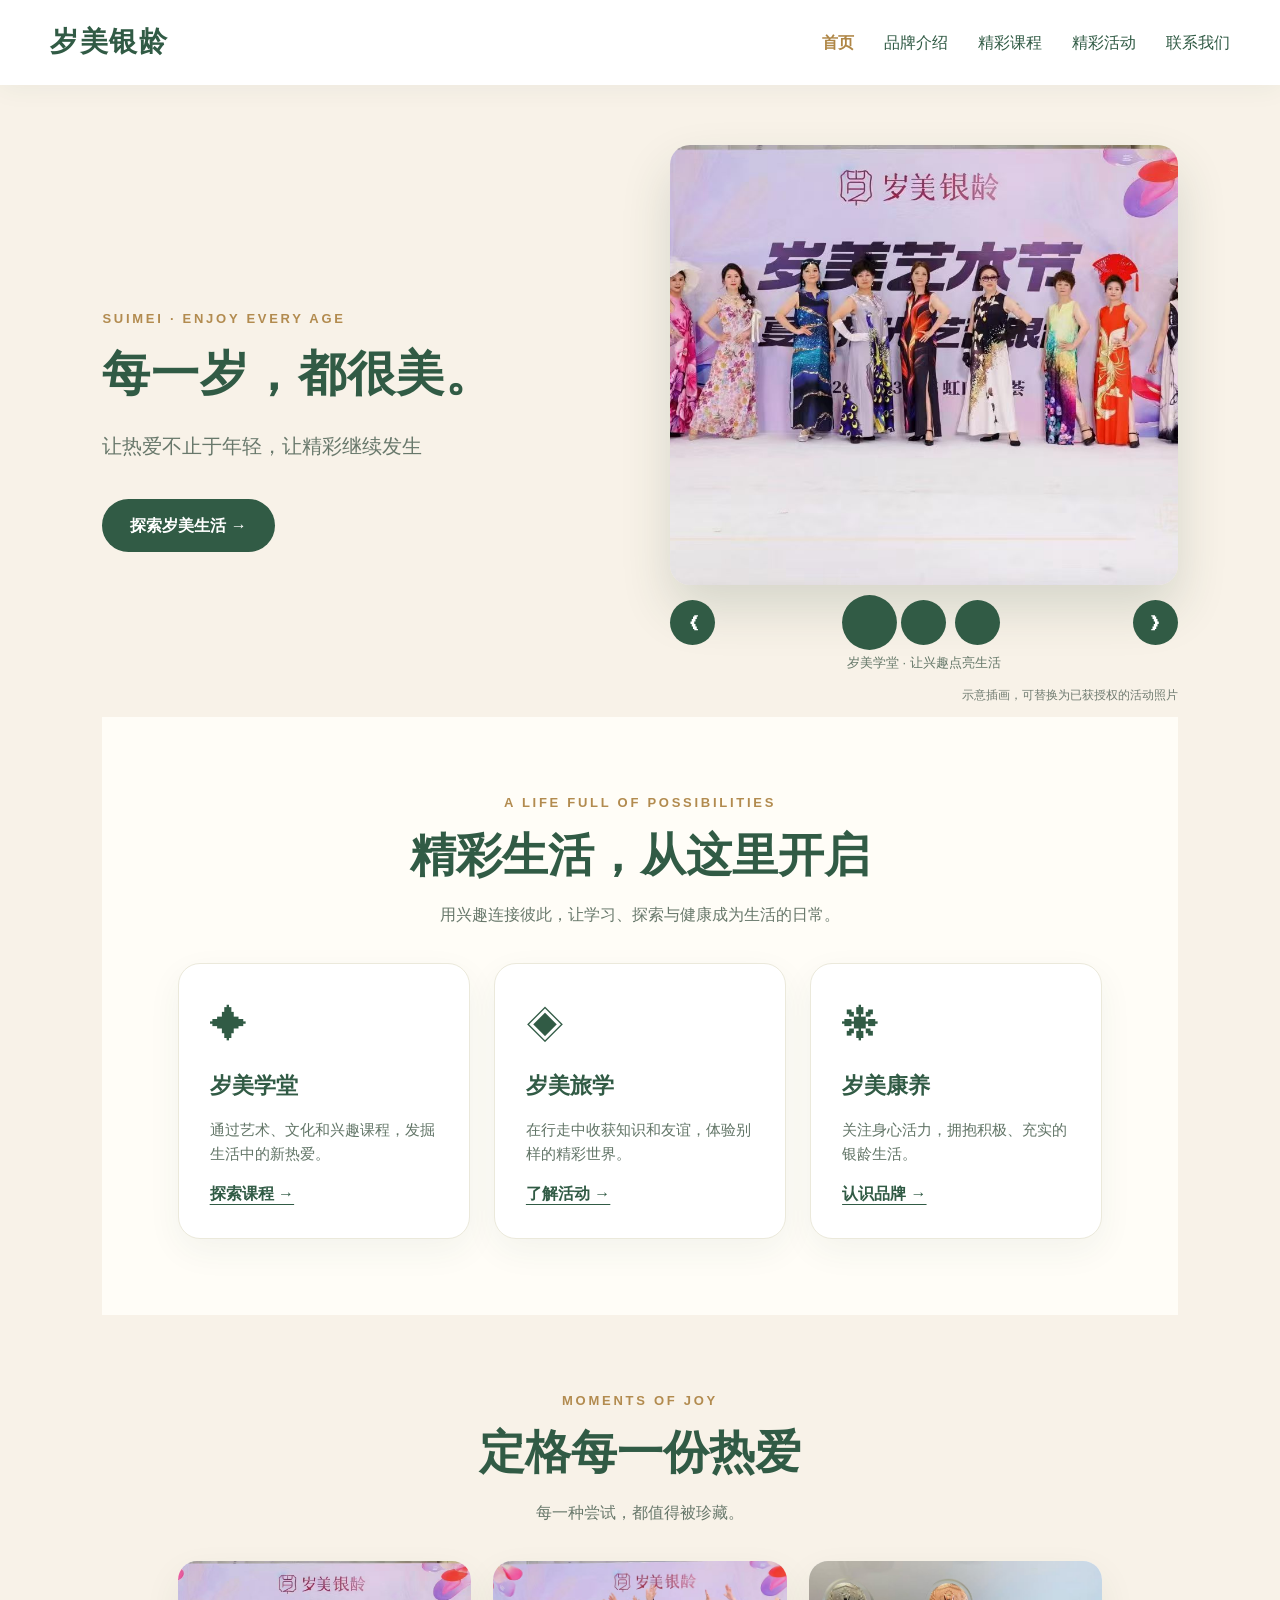
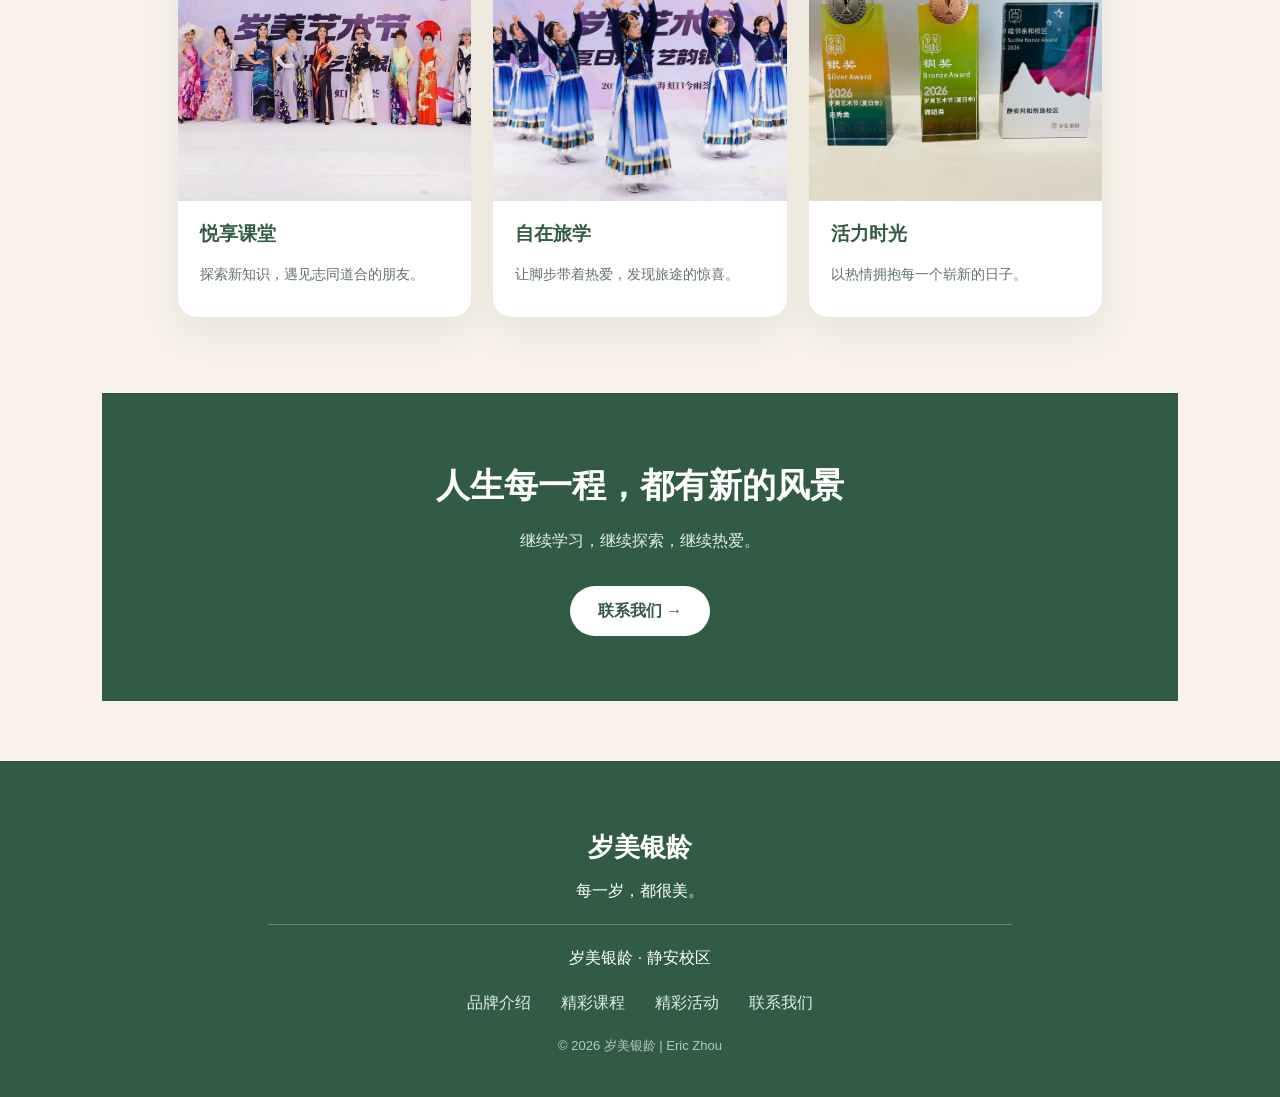
<file: index.html>
<!DOCTYPE html>
<html lang="zh-CN">
<head>
    <meta charset="UTF-8">
    <meta name="viewport" content="width=device-width, initial-scale=1.0">
    <link rel="stylesheet" href="style.css">
    <title>岁美银龄 | 每一岁都很美</title>
</head>
<body>
    
    <header>
        <h1>岁美银龄</h1>
        <nav>
            <a href="index.html" aria-current="page">首页</a>
            <a href="about.html">品牌介绍</a>
            <a href="courses.html">精彩课程</a>
            <a href="activities.html">精彩活动</a>
            <a href="contact.html">联系我们</a>
        </nav>
    </header>

    <main>
        <section class="hero">
            <div class="hero-text">
                <div class="eyebrow">SUIMEI · ENJOY EVERY AGE</div>
                <h2>每一岁，都很美。</h2>
                <p>让热爱不止于年轻，让精彩继续发生</p>
                <a href="about.html" class="hero-button">探索岁美生活 →</a>
            </div>
            
            <div class="hero-image">
                <img id="slideshow" src="images/suimei1.jpg" alt="岁美银龄精彩活动">
                <div class="slide-controls">
                    <button id="prevBtn" type="button" aria-label="上一张图片">❮</button>
                    <div class="slide-dots" id="slideDots" aria-label="图片切换"></div>
                    <button id="nextBtn" type="button" aria-label="下一张图片">❯</button>
                </div>
                <p class="slide-caption" id="slideCaption">岁美学堂 · 让兴趣点亮生活</p>
                <p class="illustration-note">示意插画，可替换为已获授权的活动照片</p>
            </div>

        </section>
        <section class="section section-alt" id="services">
            <div class="container">
                <div class="section-heading">
                    <div class="eyebrow">A LIFE FULL OF POSSIBILITIES</div>
                    <h2>精彩生活，从这里开启</h2>
                    <p>用兴趣连接彼此，让学习、探索与健康成为生活的日常。</p>
                </div>
                <div class="card-grid">
                    <article class="feature-card"><div class="card-icon">✦</div><h3>岁美学堂</h3><p>通过艺术、文化和兴趣课程，发掘生活中的新热爱。</p><a href="courses.html">探索课程 →</a></article>
                    <article class="feature-card"><div class="card-icon">◈</div><h3>岁美旅学</h3><p>在行走中收获知识和友谊，体验别样的精彩世界。</p><a href="activities.html">了解活动 →</a></article>
                    <article class="feature-card"><div class="card-icon">❋</div><h3>岁美康养</h3><p>关注身心活力，拥抱积极、充实的银龄生活。</p><a href="about.html">认识品牌 →</a></article>
                </div>
            </div>
        </section>
        <section class="section">
            <div class="container">
                <div class="section-heading"><div class="eyebrow">MOMENTS OF JOY</div><h2>定格每一份热爱</h2><p>每一种尝试，都值得被珍藏。</p></div>
                <div class="photo-grid">
                    <article class="photo-card"><img src="images/suimei1.jpg" alt="兴趣学习主题示意插画"><div class="photo-body"><h3>悦享课堂</h3><p>探索新知识，遇见志同道合的朋友。</p></div></article>
                    <article class="photo-card"><img src="images/suimei2.jpg" alt="旅学体验主题示意插画"><div class="photo-body"><h3>自在旅学</h3><p>让脚步带着热爱，发现旅途的惊喜。</p></div></article>
                    <article class="photo-card"><img src="images/suimei3.jpg" alt="健康生活主题示意插画"><div class="photo-body"><h3>活力时光</h3><p>以热情拥抱每一个崭新的日子。</p></div></article>
                </div>
            </div>
        </section>
        <section class="cta"><div class="container"><h2>人生每一程，都有新的风景</h2><p>继续学习，继续探索，继续热爱。</p><a href="contact.html">联系我们 →</a></div></section>
    </main>

    <footer>
        <h3>岁美银龄</h3>
        <p>每一岁，都很美。</p>
        <hr>
        <p>岁美银龄 · 静安校区</p>
        <div class="footer-links"><a href="about.html">品牌介绍</a><a href="courses.html">精彩课程</a><a href="activities.html">精彩活动</a><a href="contact.html">联系我们</a></div>
        <small>© 2026 岁美银龄 | Eric Zhou</small>
    </footer>
    
    <script src="script.js"></script>
</body>
</html>
</file>
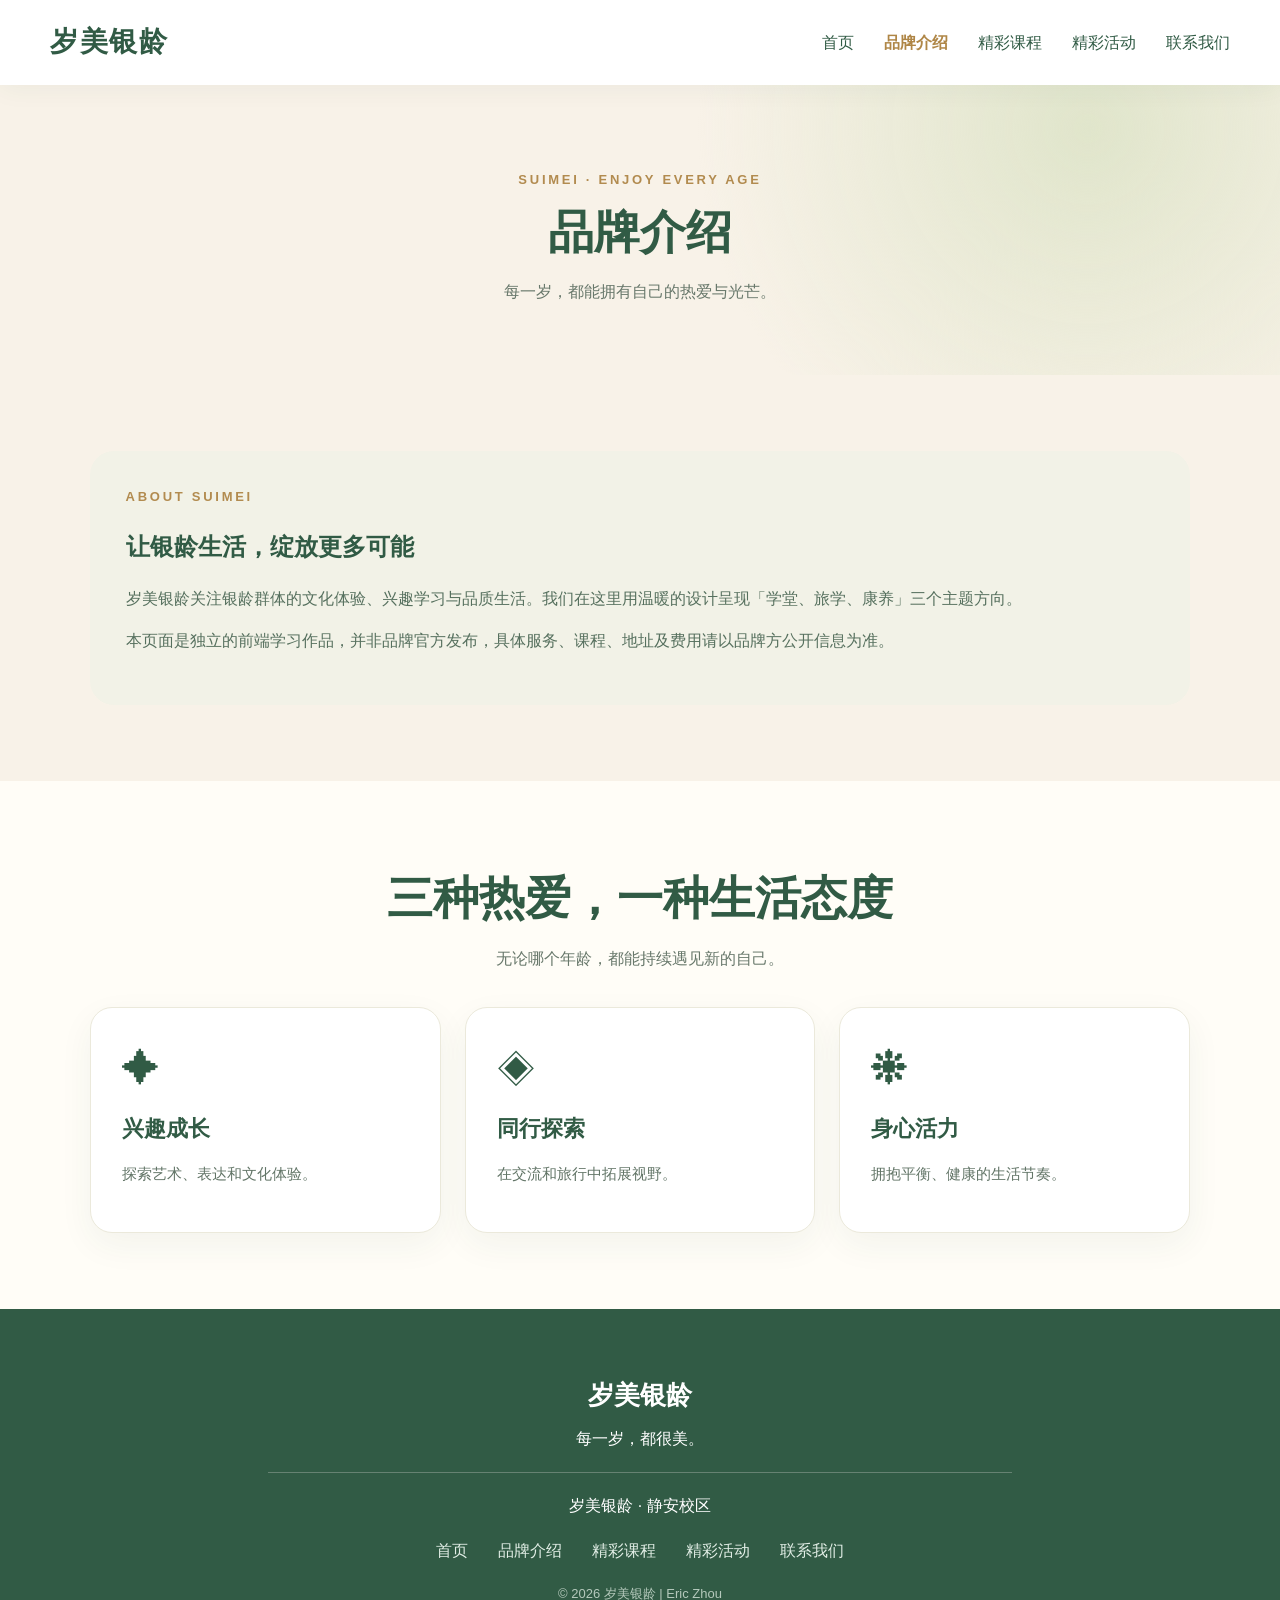
<file: about.html>
<!DOCTYPE html>
<html lang="zh-CN"><head><meta charset="UTF-8"><meta name="viewport" content="width=device-width, initial-scale=1.0"><meta name="description" content="岁美银龄非官方学习展示网页"><link rel="stylesheet" href="style.css"><title>品牌介绍 | 岁美银龄</title></head>
<body><header><h1>岁美银龄</h1><nav><a href="index.html">首页</a>
<a href="about.html" aria-current="page">品牌介绍</a>
<a href="courses.html">精彩课程</a>
<a href="activities.html">精彩活动</a>
<a href="contact.html">联系我们</a></nav></header><main style="padding:0"><section class="page-hero"><div class="container"><div class="eyebrow">SUIMEI · ENJOY EVERY AGE</div><h2>品牌介绍</h2><p>每一岁，都能拥有自己的热爱与光芒。</p></div></section><section class="section"><div class="container"><div class="story-box"><div class="eyebrow">ABOUT SUIMEI</div><h2>让银龄生活，绽放更多可能</h2><p>岁美银龄关注银龄群体的文化体验、兴趣学习与品质生活。我们在这里用温暖的设计呈现「学堂、旅学、康养」三个主题方向。</p><p>本页面是独立的前端学习作品，并非品牌官方发布，具体服务、课程、地址及费用请以品牌方公开信息为准。</p></div></div></section><section class="section section-alt"><div class="container"><div class="section-heading"><h2>三种热爱，一种生活态度</h2><p>无论哪个年龄，都能持续遇见新的自己。</p></div><div class="card-grid"><article class="feature-card"><div class="card-icon">✦</div><h3>兴趣成长</h3><p>探索艺术、表达和文化体验。</p></article><article class="feature-card"><div class="card-icon">◈</div><h3>同行探索</h3><p>在交流和旅行中拓展视野。</p></article><article class="feature-card"><div class="card-icon">❋</div><h3>身心活力</h3><p>拥抱平衡、健康的生活节奏。</p></article></div></div></section></main><footer><h3>岁美银龄</h3><p>每一岁，都很美。</p><hr><p>岁美银龄 · 静安校区</p><div class="footer-links"><a href="index.html">首页</a><a href="about.html">品牌介绍</a><a href="courses.html">精彩课程</a><a href="activities.html">精彩活动</a><a href="contact.html">联系我们</a></div><small>© 2026 岁美银龄 | Eric Zhou</small></footer><script src="script.js"></script></body></html>
</file>
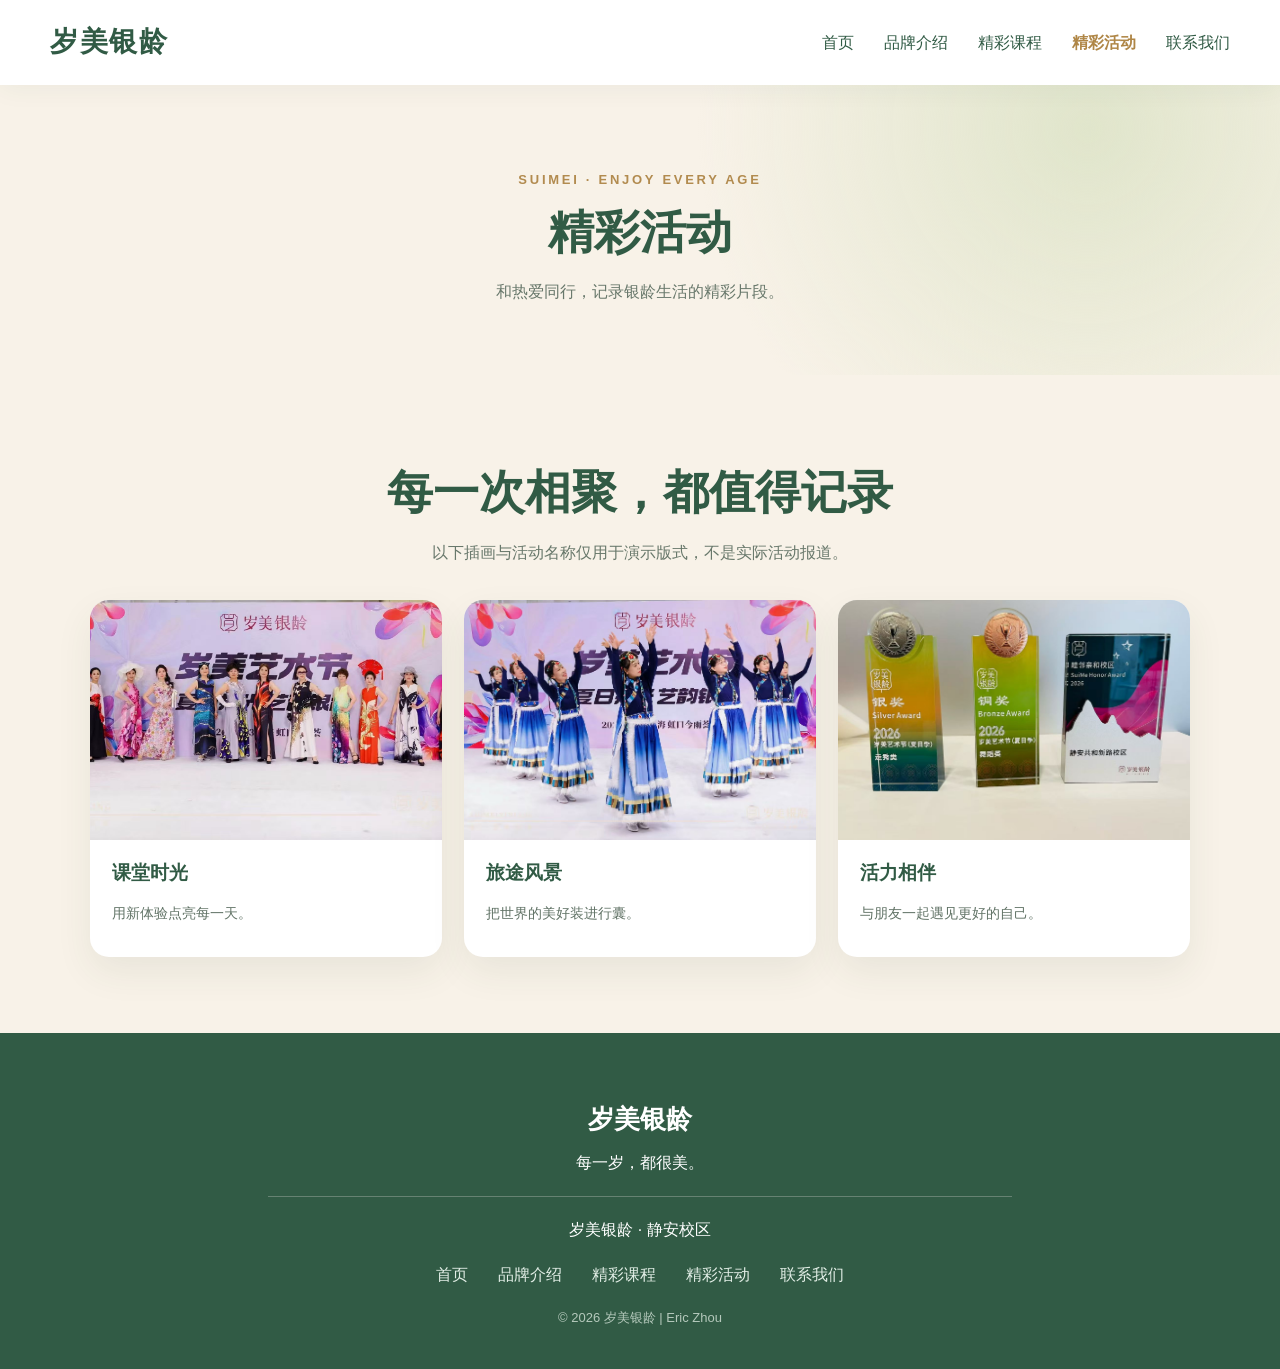
<file: activities.html>
<!DOCTYPE html>
<html lang="zh-CN"><head><meta charset="UTF-8"><meta name="viewport" content="width=device-width, initial-scale=1.0"><meta name="description" content="岁美银龄非官方学习展示网页"><link rel="stylesheet" href="style.css"><title>精彩活动 | 岁美银龄</title></head>
<body><header><h1>岁美银龄</h1><nav><a href="index.html">首页</a>
<a href="about.html">品牌介绍</a>
<a href="courses.html">精彩课程</a>
<a href="activities.html" aria-current="page">精彩活动</a>
<a href="contact.html">联系我们</a></nav></header><main style="padding:0"><section class="page-hero"><div class="container"><div class="eyebrow">SUIMEI · ENJOY EVERY AGE</div><h2>精彩活动</h2><p>和热爱同行，记录银龄生活的精彩片段。</p></div></section><section class="section"><div class="container"><div class="section-heading"><h2>每一次相聚，都值得记录</h2><p>以下插画与活动名称仅用于演示版式，不是实际活动报道。</p></div><div class="photo-grid"><article class="photo-card"><img src="images/suimei1.jpg" alt="课堂主题插画"><div class="photo-body"><h3>课堂时光</h3><p>用新体验点亮每一天。</p></div></article><article class="photo-card"><img src="images/suimei2.jpg" alt="旅行主题插画"><div class="photo-body"><h3>旅途风景</h3><p>把世界的美好装进行囊。</p></div></article><article class="photo-card"><img src="images/suimei3.jpg" alt="健康主题插画"><div class="photo-body"><h3>活力相伴</h3><p>与朋友一起遇见更好的自己。</p></div></article></div></div></section></main><footer><h3>岁美银龄</h3><p>每一岁，都很美。</p><hr><p>岁美银龄 · 静安校区</p><div class="footer-links"><a href="index.html">首页</a><a href="about.html">品牌介绍</a><a href="courses.html">精彩课程</a><a href="activities.html">精彩活动</a><a href="contact.html">联系我们</a></div><small>© 2026 岁美银龄 | Eric Zhou</small></footer><script src="script.js"></script></body></html>
</file>
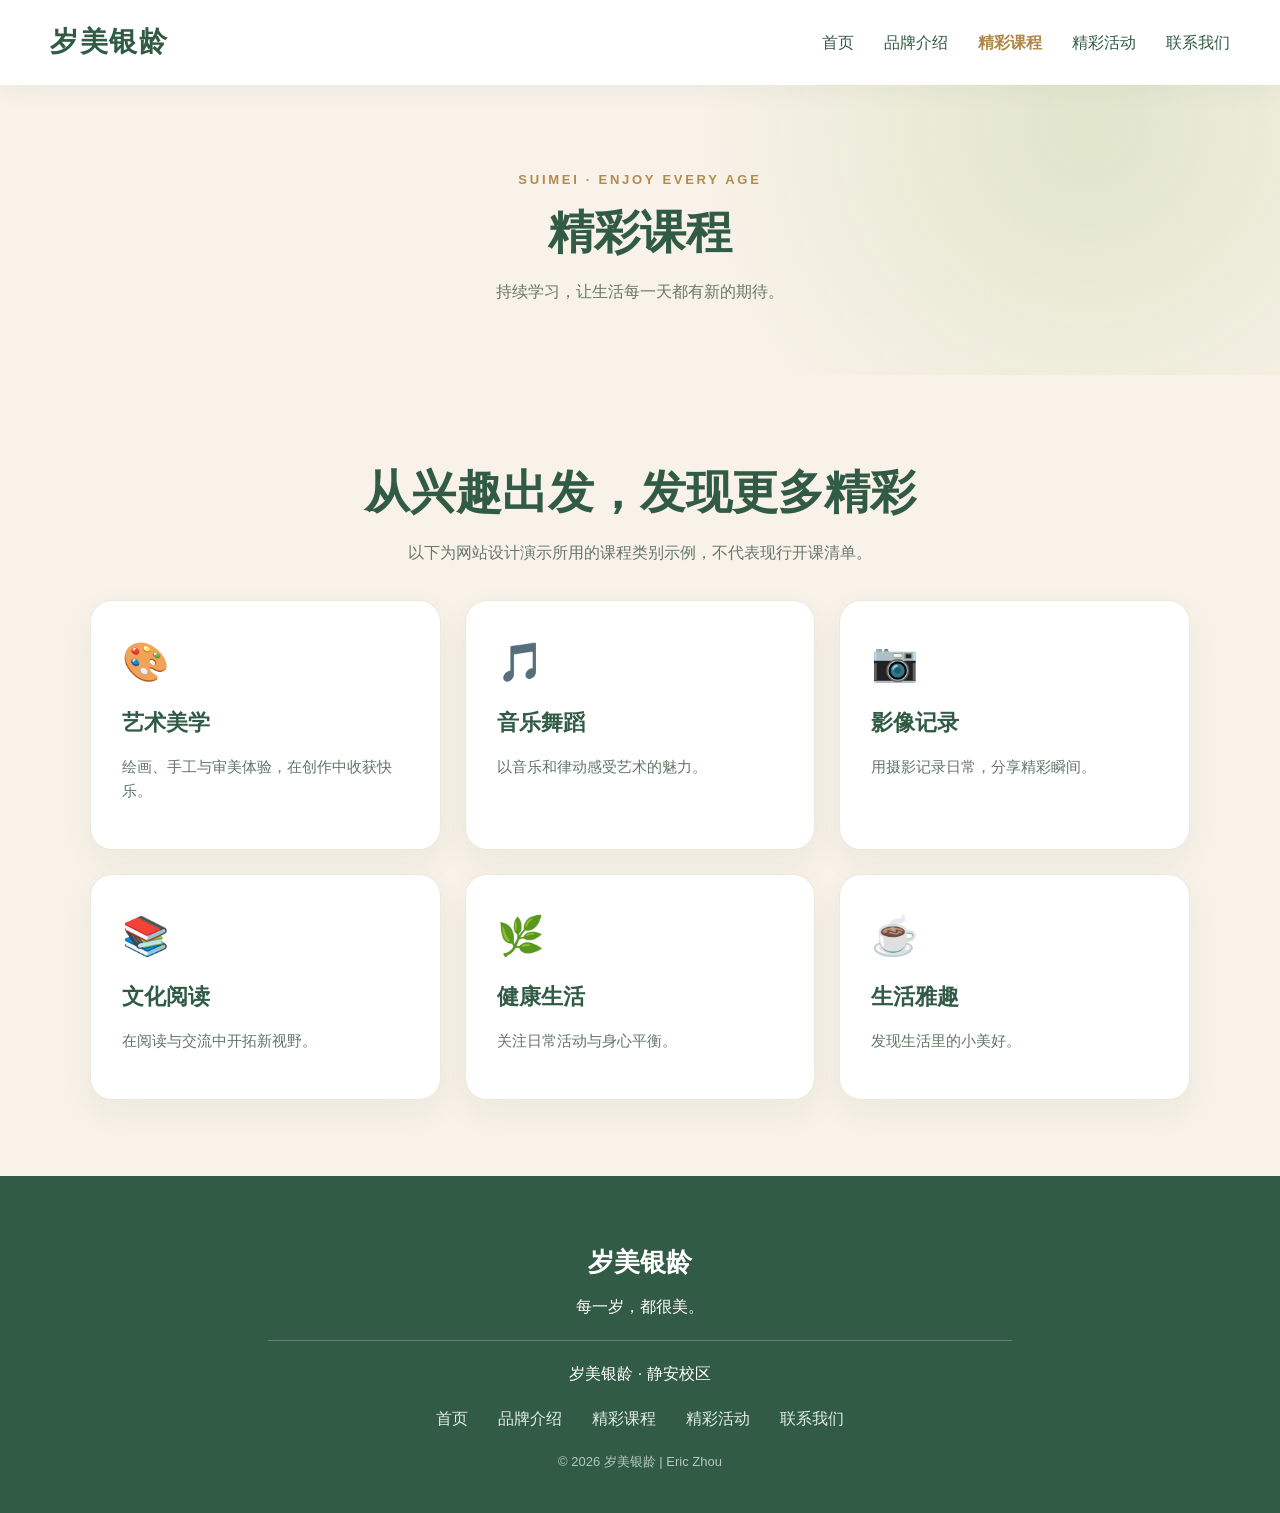
<file: courses.html>
<!DOCTYPE html>
<html lang="zh-CN"><head><meta charset="UTF-8"><meta name="viewport" content="width=device-width, initial-scale=1.0"><meta name="description" content="岁美银龄非官方学习展示网页"><link rel="stylesheet" href="style.css"><title>精彩课程 | 岁美银龄</title></head>
<body><header><h1>岁美银龄</h1><nav><a href="index.html">首页</a>
<a href="about.html">品牌介绍</a>
<a href="courses.html" aria-current="page">精彩课程</a>
<a href="activities.html">精彩活动</a>
<a href="contact.html">联系我们</a></nav></header><main style="padding:0"><section class="page-hero"><div class="container"><div class="eyebrow">SUIMEI · ENJOY EVERY AGE</div><h2>精彩课程</h2><p>持续学习，让生活每一天都有新的期待。</p></div></section><section class="section"><div class="container"><div class="section-heading"><h2>从兴趣出发，发现更多精彩</h2><p>以下为网站设计演示所用的课程类别示例，不代表现行开课清单。</p></div><div class="card-grid"><article class="feature-card"><div class="card-icon">🎨</div><h3>艺术美学</h3><p>绘画、手工与审美体验，在创作中收获快乐。</p></article><article class="feature-card"><div class="card-icon">🎵</div><h3>音乐舞蹈</h3><p>以音乐和律动感受艺术的魅力。</p></article><article class="feature-card"><div class="card-icon">📷</div><h3>影像记录</h3><p>用摄影记录日常，分享精彩瞬间。</p></article><article class="feature-card"><div class="card-icon">📚</div><h3>文化阅读</h3><p>在阅读与交流中开拓新视野。</p></article><article class="feature-card"><div class="card-icon">🌿</div><h3>健康生活</h3><p>关注日常活动与身心平衡。</p></article><article class="feature-card"><div class="card-icon">☕</div><h3>生活雅趣</h3><p>发现生活里的小美好。</p></article></div></div></section></main><footer><h3>岁美银龄</h3><p>每一岁，都很美。</p><hr><p>岁美银龄 · 静安校区</p><div class="footer-links"><a href="index.html">首页</a><a href="about.html">品牌介绍</a><a href="courses.html">精彩课程</a><a href="activities.html">精彩活动</a><a href="contact.html">联系我们</a></div><small>© 2026 岁美银龄 | Eric Zhou</small></footer><script src="script.js"></script></body></html>
</file>
<file: style.css>
body {
    margin: 0;
    font-family: Arial, sans-serif;
    background-color: #f8f2e8;
    color: #315b45;
}

header {
    /* h1 and nav 横向排列*/
    display: flex;
    /*让entity靠左右两端 -center就会居中*/
    justify-content: space-between;
    /*垂直方向中心对齐*/
    align-items: center;
    padding: 20px 50px;
    background-color: #ffffff;
}

/*header 里 h1的格式*/
header h1 {
    font-size: 28px;
    color: #315b45;
}

/*横向排列 间隔30px*/
nav {
    display: flex;
    gap: 30px;
}

/*nav 里所有a*/
nav a {
    /*去掉下划线*/
    text-decoration: none;
    color: #315b45;
    font-size: 16px;
}

/*鼠标悬停 放上去变成金色*/
nav a:hover {
    color: #c49a55;
}

/* ===== Main 主体区域 ===== */
main {
    padding: 60px 8%;
}

/* ===== 左右两栏布局 ===== */
.hero {
    display: flex;
    align-items: center;
    justify-content: space-between;
    gap: 60px;
}

/* ===== 左边文字区域 ===== */
.hero-text {
    flex: 1;
}

.hero-text h2 {
    font-size: 48px;
    color: #315b45;
}

.hero-text p {
    font-size: 20px;
    color: #68786b;
    line-height: 1.8;
}

/* ===== 右边图片区域 ===== */
.hero-image {
    flex: 1;
}

.hero-image img {
    width: 100%;
    height: 400px;
    object-fit: cover;
    border-radius: 20px;
    display: block;
}

/* ===== 按钮 ===== */
.hero-button {
    display: inline-block;
    padding: 14px 28px;
    background-color: #315b45;
    color: white;
    text-decoration: none;
    border-radius: 30px;
}


.hero-button:hover {
    background-color: #c49a55;
    transform: translateY(-3px);
}

@media (max-width: 768px) {
    .hero {
        flex-direction: column;
    }

    .hero-text h2 {
        font-size: 34px;
    }
}

/* 图片轮播按钮 */
.slide-controls {
    display: flex;
    justify-content: space-between;
    margin-top: 15px;
}

.slide-controls button {
    width: 45px;
    height: 45px;
    border: none;
    border-radius: 50%;
    background-color: #315b45;
    color: white;
    font-size: 20px;
    /*鼠标变成小手*/
    cursor: pointer;
}

/* ===== Footer 页脚 ===== */
footer {
    background-color: #315b45;
    color: white;
    text-align: center;
    padding: 40px 20px;
}

/* 页脚标题 */
footer h3 {
    font-size: 26px;
    margin-bottom: 10px;
}

/* 页脚段落 */
footer p {
    font-size: 16px;
    margin: 10px 0;
}

/* 分隔线 */
footer hr {
    width: 60%;
    border: none;
    border-top: 1px solid #668272;
    margin: 20px auto;
}

/* 版权信息 */
footer small {
    font-size: 13px;
    color: #b5c9bc;
}

/* ===== 新增：全站统一细节（保留原来的练习代码） ===== */
* { box-sizing: border-box; }
html { scroll-behavior: smooth; }
body { line-height: 1.6; }
button, input, textarea { font: inherit; }
a { -webkit-tap-highlight-color: transparent; }
header { position: relative; z-index: 5; box-shadow: 0 3px 25px rgba(42,78,56,.06); }
header h1 { margin: 0; letter-spacing: .06em; white-space: nowrap; }
nav { align-items: center; flex-wrap: wrap; }
nav a { transition: color .25s ease; }
nav a[aria-current="page"] { color: #af8646; font-weight: 700; }
.hero { max-width: 1330px; margin: 0 auto; min-height: 570px; }
.hero-text { min-width: 0; }
.hero-text h2 { line-height: 1.2; letter-spacing: .02em; margin: 15px 0 25px; }
.hero-text p { max-width: 540px; }
.eyebrow { letter-spacing: .21em; font-size: 13px; font-weight: bold; color: #b28b4f; }
.hero-image { min-width: 0; }
.hero-image img { height: 440px; box-shadow: 0 24px 50px rgba(35,69,50,.16); }
.hero-button { font-weight: 700; margin-top: 15px; transition: background .25s ease, transform .25s ease; }
.hero-button:focus-visible, button:focus-visible, a:focus-visible { outline: 3px solid #c49a55; outline-offset: 4px; }
.slide-controls { align-items: center; gap: 12px; }
.slide-controls button { flex-shrink: 0; transition: background .25s,transform .25s; }
.slide-controls button:hover { background: #c49a55; transform: translateY(-2px); }
.slide-dots { display: flex; justify-content: center; align-items: center; gap: 9px; flex: 1; }
.slide-dot { width: 9px; height: 9px; padding: 0; border: 0; border-radius: 50%; background: #b7c5b8; cursor: pointer; }
.slide-dot.active { background: #315b45; transform: scale(1.22); }
.slide-caption { text-align: center; color:#647768; font-size: 13px; margin: 8px 0 0; }
.illustration-note { font-size: 12px; color: #6f7b70; text-align: right; }
.container { width: min(1160px, 86%); margin: 0 auto; }
.section { padding: 76px 0; }
.section-heading { text-align: center; max-width: 740px; margin: 0 auto 35px; }
.section-heading h2, .page-hero h2 { font-size: clamp(30px,4vw,46px); line-height: 1.3; margin: 12px 0 17px; }
.section-heading p, .page-hero p { color: #68786b; }
.section-alt { background: #fffdf7; }
.card-grid { display: grid; grid-template-columns: repeat(3,minmax(0,1fr)); gap: 24px; }
.feature-card { background: white; border: 1px solid #ebe9db; border-radius: 22px; padding: 31px; box-shadow: 0 12px 35px rgba(45,80,54,.055); transition: transform .25s, box-shadow .25s; }
.feature-card:hover { transform: translateY(-5px); box-shadow: 0 22px 38px rgba(45,80,54,.1); }
.feature-card h3 { font-size: 22px; margin: 12px 0; }
.feature-card p { color: #627567; font-size: 15px; }
.feature-card .card-icon { font-size: 38px; }
.feature-card a { color:#315b45; text-underline-offset: 5px; font-weight: 700; }
.page-hero { padding: 85px 0 70px; text-align: center; background: radial-gradient(circle at 85% 15%,#e0e5cb 0%, transparent 35%),#f8f2e8; }
.page-hero p { max-width: 700px; margin: 0 auto; }
.story-box { padding: 36px; background: #f2f2e7; border-radius: 24px; }
.story-box p { color: #56705e; }
.photo-grid { display:grid; grid-template-columns:repeat(3,minmax(0,1fr)); gap:22px; }
.photo-card { overflow:hidden; border-radius:19px; background:#fff; box-shadow:0 15px 36px rgba(46,78,54,.08); }
.photo-card img { display:block; width:100%; height:240px; object-fit:cover; }
.photo-card .photo-body { padding:18px 22px; }
.photo-body h3 { margin:0 0 5px; }
.photo-body p { font-size:14px; color:#617366; }
.cta { background: #315b45; color:#fff; padding:65px 0; text-align:center; }
.cta h2 { font-size:34px; margin:0 0 12px; }
.cta p { color:#e4eee6; }
.cta a { display:inline-block; background:#fff; color:#315b45; padding:12px 28px; border-radius:40px; font-weight:700; text-decoration:none; margin-top:16px; }
.footer-links { display:flex; flex-wrap:wrap; justify-content:center; gap:12px 30px; margin:20px 0; }
.footer-links a { color:#e2eee6; text-decoration:none; }
footer small { display:block; }
.contact-layout { display:grid; grid-template-columns:1fr 1fr; gap:35px; }
.contact-layout .feature-card { height:100%; }
.form-field { display:flex; flex-direction:column; gap:7px; margin-bottom:16px; }
.form-field label { font-weight:700; }
.form-field input, .form-field textarea { width:100%; padding:12px 14px; background:#fffcf7; border:1px solid #bbcdbf; border-radius:9px; color:#315b45; }
.form-field textarea { min-height:125px; resize:vertical; }
.form-button { border:0; border-radius:30px; padding:13px 26px; background:#315b45; color:white; cursor:pointer; }
.form-notice { color:#68786b; font-size:13px; }
@media (max-width:900px) {
 header { padding:18px 5%; flex-direction:column; gap:18px; }
 nav { justify-content:center; gap:12px 22px; }
 main { padding:35px 5%; }
 .hero { gap:35px; min-height:0; }
 .card-grid, .photo-grid { grid-template-columns:repeat(2,minmax(0,1fr)); }
 .contact-layout { grid-template-columns:1fr; }
}
@media (max-width:768px) {
 .hero { align-items:stretch; }
 .hero-image img { height:320px; }
 .hero-text h2 { font-size:36px; }
 .container { width:90%; }
 .section { padding:52px 0; }
 .card-grid, .photo-grid { grid-template-columns:1fr; }
 .photo-card img { height:250px; }
 .page-hero { padding:60px 0 50px; }
 footer { padding:34px 15px; }
}
@media (prefers-reduced-motion: reduce) { *, *::before, *::after { scroll-behavior:auto !important; transition:none !important; } }

/* ===== Contact 联系页面（左右卡片布局） ===== */
.contact-main { padding: 0; }
.contact-info h2, .contact-qr h2 { margin: 14px 0 24px; font-size: 28px; }
.contact-detail { margin-top: 30px; }
.contact-detail h3 { font-size: 20px; margin: 0 0 10px; }
.contact-detail p { margin: 6px 0; font-size: 17px; }
.contact-detail .detail-note { font-size: 14px; color: #819185; }
.contact-qr > p { margin: -10px 0 25px; }
.qr-container { display: flex; gap: 20px; }
.qr-card { flex: 1; min-width: 0; background: #f8f2e8; border-radius: 16px; padding: 20px 12px; text-align: center; }
.qr-card h3 { font-size: 21px; margin: 0 0 15px; }
.qr-card img, .qr-placeholder { width: 100%; max-width: 180px; aspect-ratio: 1 / 1; margin: 0 auto; border-radius: 10px; }
.qr-card img { display: block; object-fit: contain; background: white; }
.qr-placeholder { border: 2px dashed #bbcdbf; background: white; color: #819185; font-size: 14px; align-items: center; justify-content: center; text-align: center; }
.qr-card p { font-size: 14px; margin: 14px 0 0; }
@media (max-width: 520px) { .qr-container { flex-direction: column; } }
</file>
